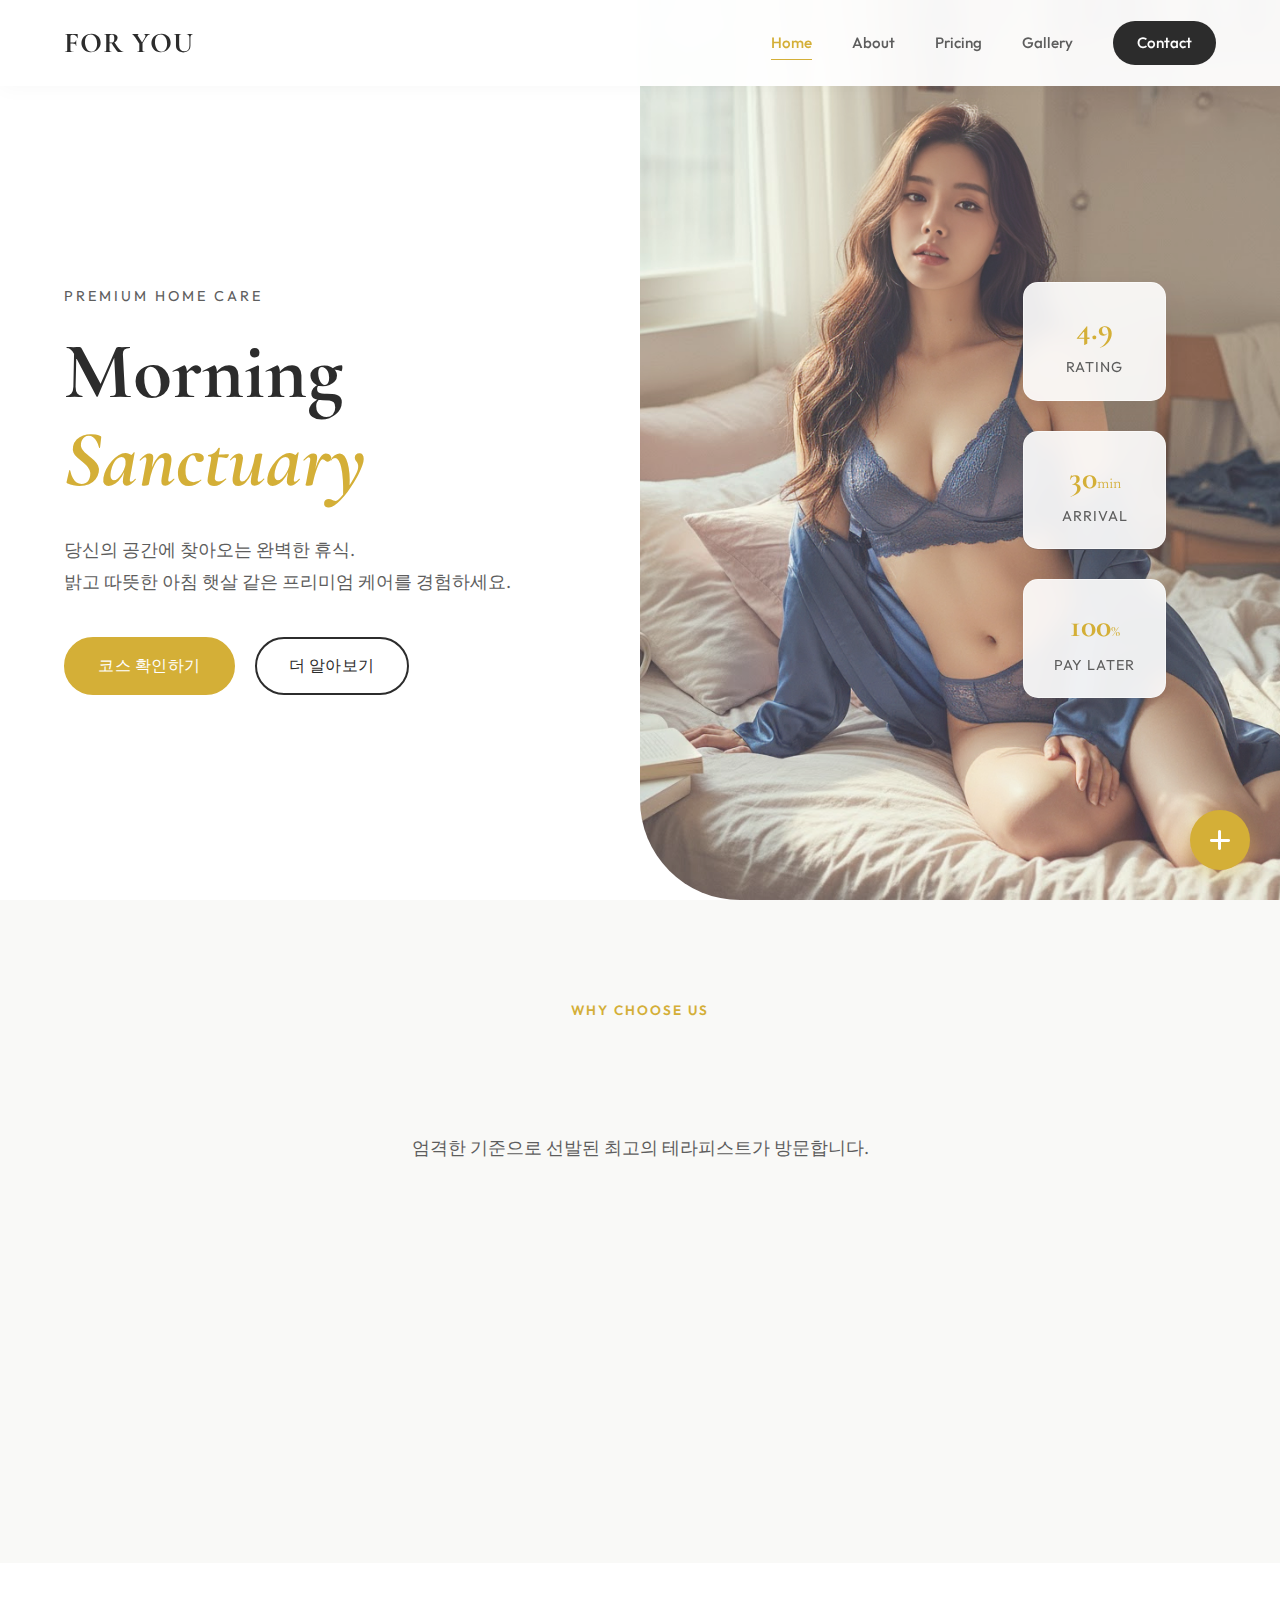
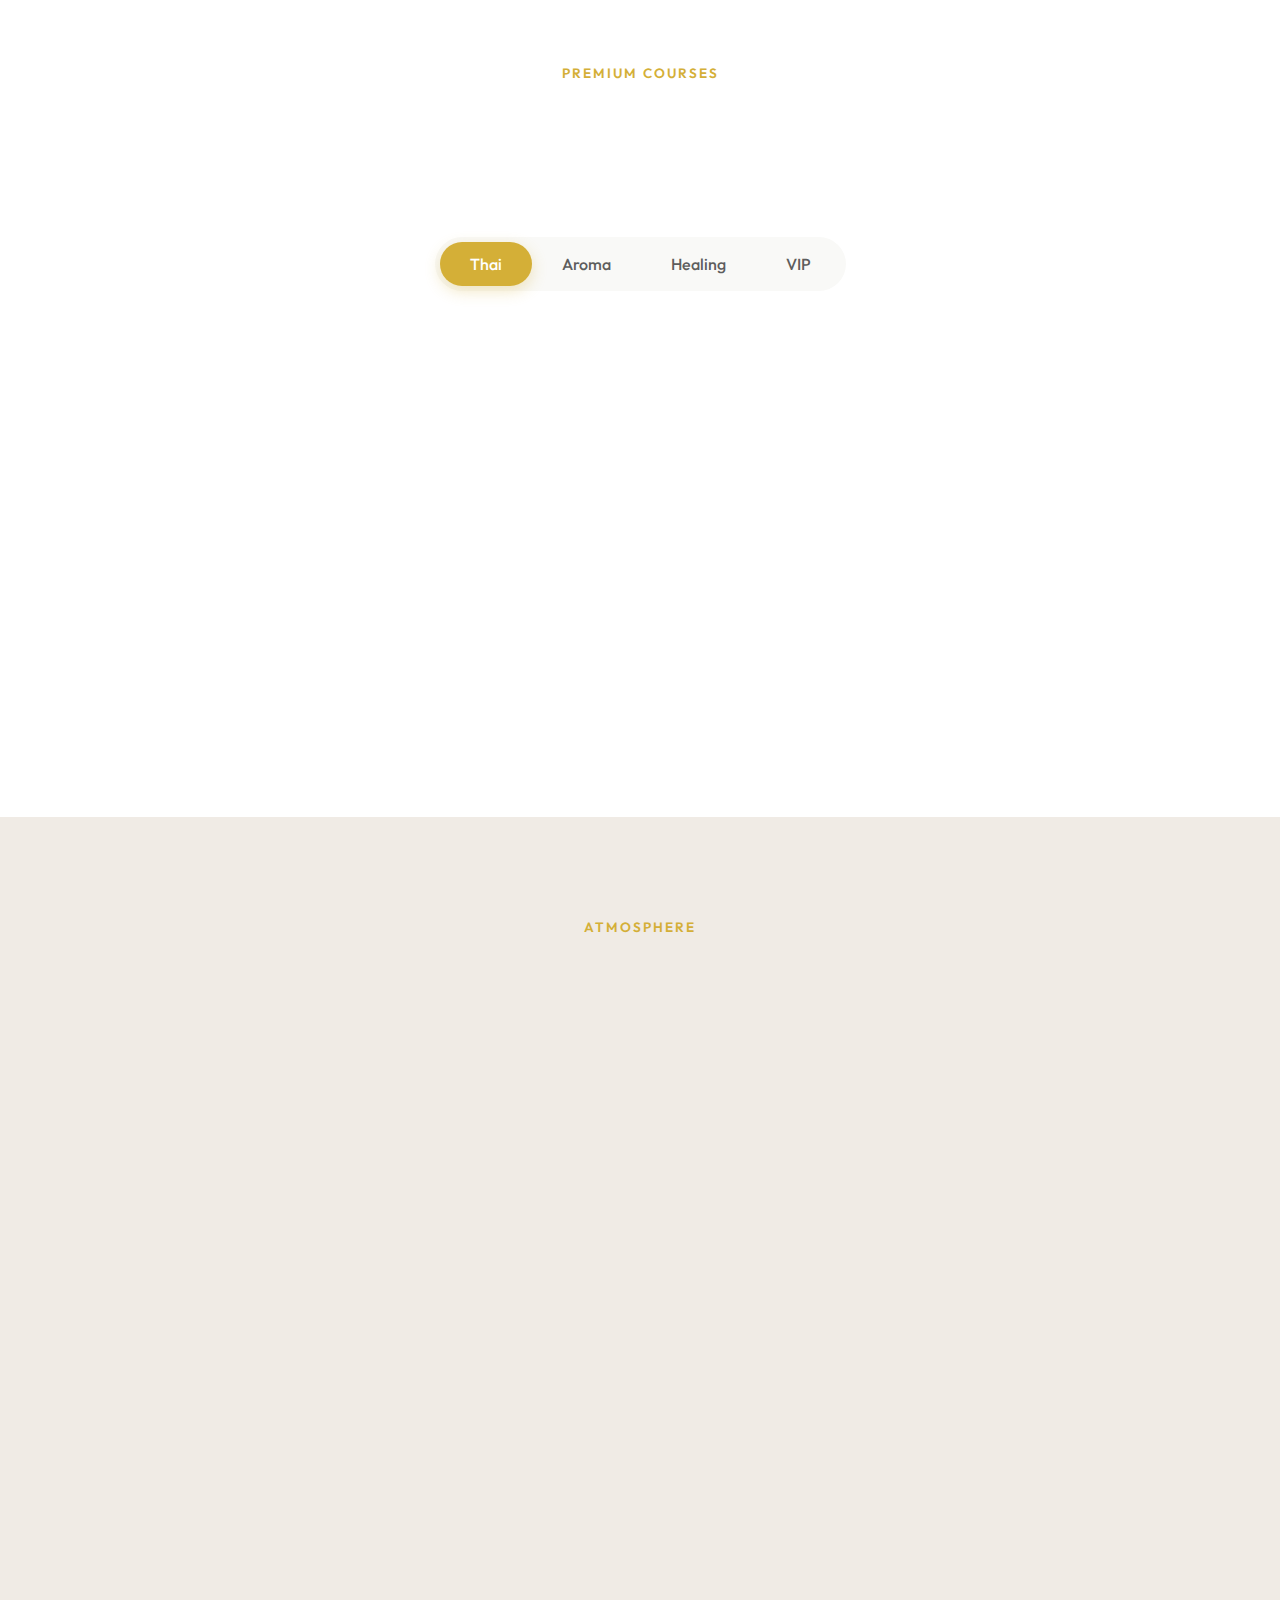
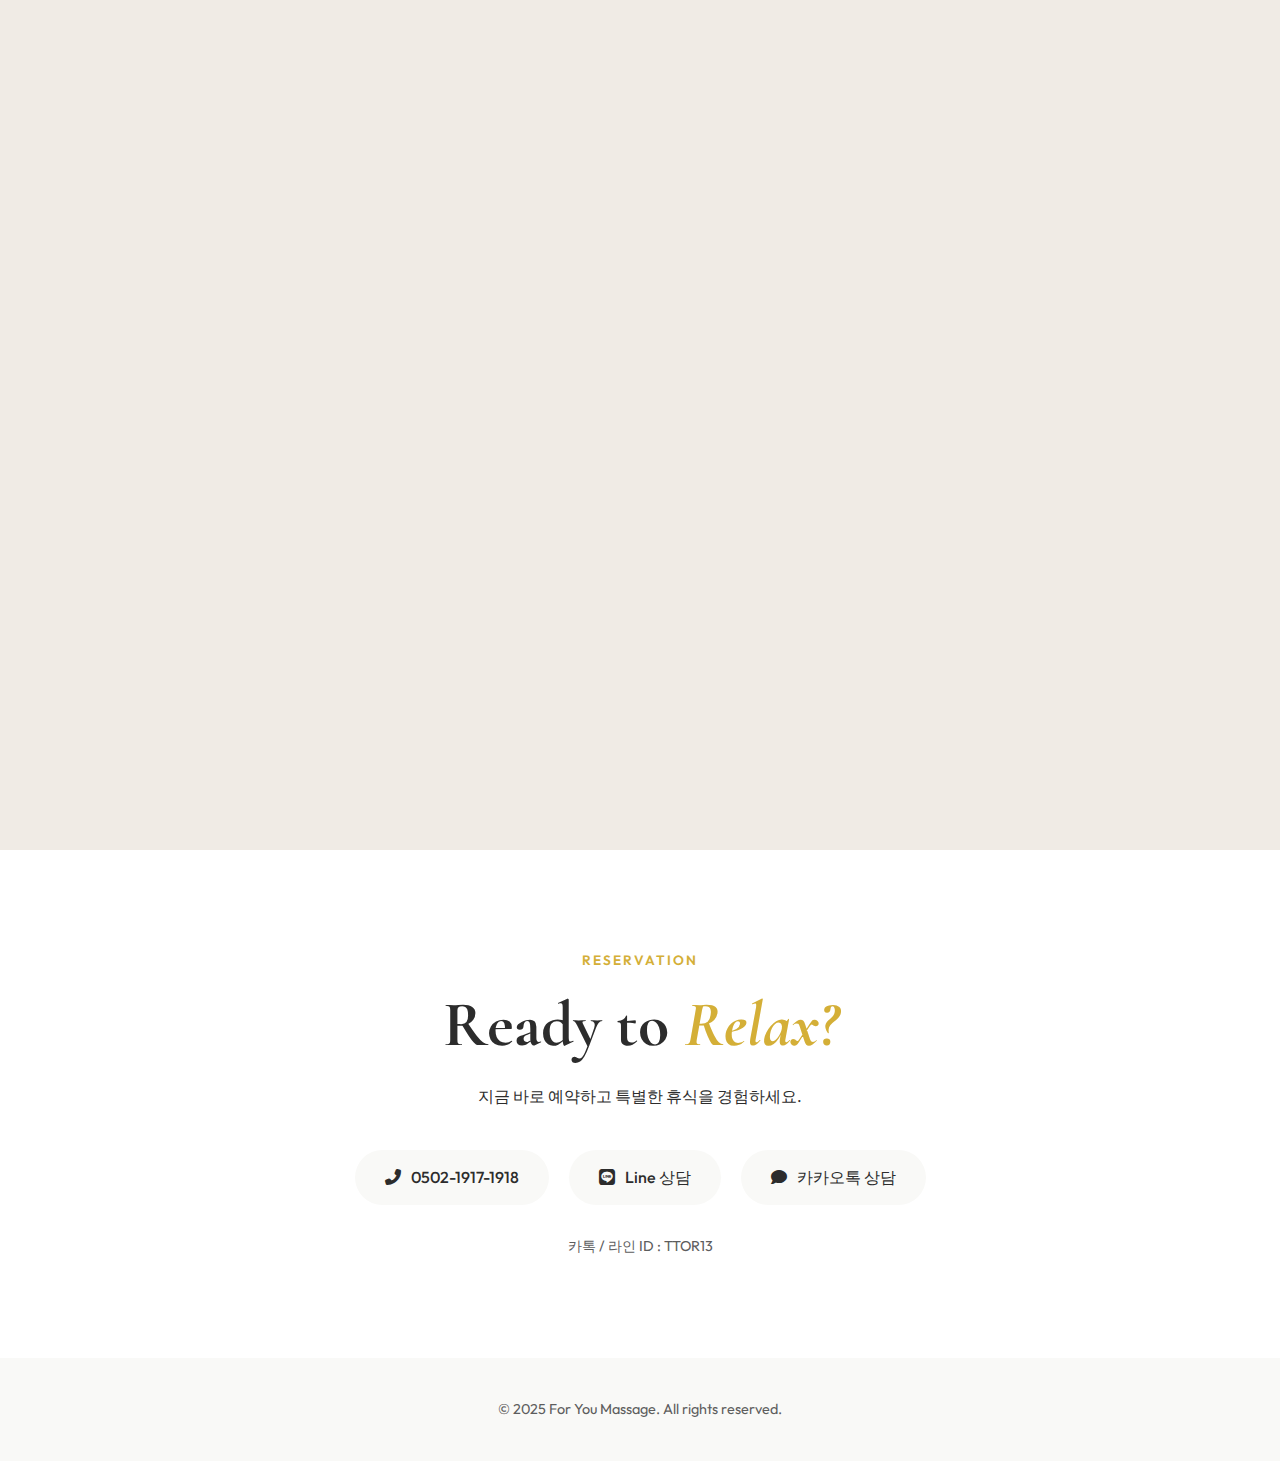
<file: index.html>
<!DOCTYPE html>
<html lang="ko">

<head>
    <meta charset="UTF-8">
    <meta name="viewport" content="width=device-width, initial-scale=1.0">
    <title>FOR YOU - Premium Home Care</title>
    <meta name="description" content="프리미엄 홈케어 서비스, 포유 출장마사지">
    <meta name="keywords" content="출장마사지, 타이마사지, 태국마사지, 출장타이마사지, 출장홈타이마사지, 출장아로마, 24시간출장마사지, 포유출장마사지, 타이마사지, 출장오일마사지, 출장스웨디시, 출장힐링케어, 천안출장마사지, 아산출장마사지, 평택출장마사지, 안성출장마사지, 태국출장마사지, 마사지">
    <!-- Google Fonts -->
    <link rel="preconnect" href="https://fonts.googleapis.com">
    <link rel="preconnect" href="https://fonts.gstatic.com" crossorigin>
    <link
        href="https://fonts.googleapis.com/css2?family=Cormorant+Garamond:ital,wght@0,400;0,500;0,600;0,700;1,400&family=Outfit:wght@300;400;500;600&display=swap"
        rel="stylesheet">

    <!-- Font Awesome -->
    <link rel="stylesheet" href="https://cdnjs.cloudflare.com/ajax/libs/font-awesome/6.4.0/css/all.min.css">

    <!-- Custom CSS -->
    <link rel="stylesheet" href="style.css">
</head>

<body>

    <!-- Navigation -->
    <nav class="navbar">
        <div class="container nav-container">
            <a href="#" class="logo">FOR YOU</a>
            <div class="nav-links">
                <a href="#hero" class="active">Home</a>
                <a href="#about">About</a>
                <a href="#pricing">Pricing</a>
                <a href="#gallery">Gallery</a>
                <a href="#contact" class="btn-nav">Contact</a>
            </div>
            <div class="mobile-toggle">
                <i class="fas fa-bars"></i>
            </div>
        </div>
    </nav>

    <!-- Hero Section -->
    <section id="hero" class="hero">
        <div class="hero-bg"></div>
        <div class="container hero-container">
            <div class="hero-content">
                <span class="hero-subtitle">Premium Home Care</span>
                <h1 class="hero-title">
                    Morning <br>
                    <span class="gold-text">Sanctuary</span>
                </h1>
                <p class="hero-desc">
                    당신의 공간에 찾아오는 완벽한 휴식.<br>
                    밝고 따뜻한 아침 햇살 같은 프리미엄 케어를 경험하세요.
                </p>
                <div class="hero-buttons">
                    <a href="#pricing" class="btn btn-primary">코스 확인하기</a>
                    <a href="#about" class="btn btn-secondary">더 알아보기</a>
                </div>
            </div>
            <div class="hero-stats">
                <div class="stat-box">
                    <span class="stat-num">4.9</span>
                    <span class="stat-label">Rating</span>
                </div>
                <div class="stat-box">
                    <span class="stat-num">30<small>min</small></span>
                    <span class="stat-label">Arrival</span>
                </div>
                <div class="stat-box">
                    <span class="stat-num">100<small>%</small></span>
                    <span class="stat-label">Pay Later</span>
                </div>
            </div>
        </div>
    </section>

    <!-- About Section -->
    <section id="about" class="section about">
        <div class="container">
            <div class="section-header text-center">
                <span class="section-subtitle">Why Choose Us</span>
                <h2 class="section-title">특별함의 <span class="gold-text">이유</span></h2>
                <p class="section-desc">엄격한 기준으로 선발된 최고의 테라피스트가 방문합니다.</p>
            </div>

            <div class="features-grid">
                <div class="feature-item">
                    <div class="feature-icon"><i class="fas fa-user-check"></i></div>
                    <h3>Verified Experts</h3>
                    <p>20-30대 한국인 전문 관리사</p>
                </div>
                <div class="feature-item">
                    <div class="feature-icon"><i class="fas fa-shipping-fast"></i></div>
                    <h3>Fast Arrival</h3>
                    <p>서울/경기/천안 30분 내 도착</p>
                </div>
                <div class="feature-item">
                    <div class="feature-icon"><i class="fas fa-hand-holding-usd"></i></div>
                    <h3>Pay Later</h3>
                    <p>100% 후불제 안심 결제</p>
                </div>
                <div class="feature-item">
                    <div class="feature-icon"><i class="fas fa-gem"></i></div>
                    <h3>VIP Service</h3>
                    <p>단골 고객 맞춤형 혜택</p>
                </div>
            </div>
        </div>
    </section>

    <!-- Pricing Section -->
    <section id="pricing" class="section pricing">
        <div class="container">
            <div class="section-header text-center">
                <span class="section-subtitle">Premium Courses</span>
                <h2 class="section-title">나를 위한 <span class="gold-text">선물</span></h2>
            </div>

            <div class="tabs-wrapper">
                <div class="tabs-nav">
                    <button class="tab-btn active" data-target="thai">Thai</button>
                    <button class="tab-btn" data-target="aroma">Aroma</button>
                    <button class="tab-btn" data-target="healing">Healing</button>
                    <button class="tab-btn" data-target="vip">VIP</button>
                </div>
            </div>

            <div class="tab-content active" id="thai">
                <div class="pricing-card">
                    <div class="card-header">
                        <h4>Basic Thai</h4>
                        <span class="price">70,000₩</span>
                    </div>
                    <div class="card-body">
                        <p>건식 테라피 60분</p>
                        <ul class="card-features">
                            <li>전신 건식 관리</li>
                            <li>스트레칭</li>
                        </ul>
                    </div>
                </div>
                <div class="pricing-card featured">
                    <div class="badge">BEST</div>
                    <div class="card-header">
                        <h4>Standard Thai</h4>
                        <span class="price">90,000₩</span>
                    </div>
                    <div class="card-body">
                        <p>건식 테라피 90분</p>
                        <ul class="card-features">
                            <li>전신 건식 관리</li>
                            <li>집중 케어</li>
                            <li>스트레칭</li>
                        </ul>
                    </div>
                </div>
                <div class="pricing-card">
                    <div class="card-header">
                        <h4>Premium Thai</h4>
                        <span class="price">110,000₩</span>
                    </div>
                    <div class="card-body">
                        <p>건식 테라피 120분</p>
                        <ul class="card-features">
                            <li>전신 건식 관리</li>
                            <li>VIP 집중 케어</li>
                            <li>프리미엄 스트레칭</li>
                        </ul>
                    </div>
                </div>
            </div>

            <div class="tab-content" id="aroma">
                <div class="pricing-card">
                    <div class="card-header">
                        <h4>Basic Aroma</h4>
                        <span class="price">80,000₩</span>
                    </div>
                    <div class="card-body">
                        <p>아로마 오일 60분</p>
                    </div>
                </div>
                <div class="pricing-card featured">
                    <div class="badge">BEST</div>
                    <div class="card-header">
                        <h4>Standard Aroma</h4>
                        <span class="price">100,000₩</span>
                    </div>
                    <div class="card-body">
                        <p>아로마 오일 90분</p>
                    </div>
                </div>
                <div class="pricing-card">
                    <div class="card-header">
                        <h4>Premium Aroma</h4>
                        <span class="price">120,000₩</span>
                    </div>
                    <div class="card-body">
                        <p>아로마 오일 120분</p>
                    </div>
                </div>
            </div>

            <div class="tab-content" id="healing">
                <div class="pricing-card">
                    <div class="card-header">
                        <h4>Deep Tissue</h4>
                        <span class="price">90,000₩</span>
                    </div>
                    <div class="card-body">
                        <p>근육 집중 케어 70분</p>
                    </div>
                </div>
                <div class="pricing-card featured">
                    <div class="badge">BEST</div>
                    <div class="card-header">
                        <h4>Full Body</h4>
                        <span class="price">120,000₩</span>
                    </div>
                    <div class="card-body">
                        <p>전신 힐링 100분</p>
                    </div>
                </div>
                <div class="pricing-card">
                    <div class="card-header">
                        <h4>Ultimate</h4>
                        <span class="price">150,000₩</span>
                    </div>
                    <div class="card-body">
                        <p>스페셜 힐링 130분</p>
                    </div>
                </div>
            </div>

            <div class="tab-content" id="vip">
                <div class="pricing-card">
                    <div class="card-header">
                        <h4>VIP Gold</h4>
                        <span class="price">150,000₩</span>
                    </div>
                    <div class="card-body">
                        <p>프리미엄 90분</p>
                    </div>
                </div>
                <div class="pricing-card featured">
                    <div class="badge">BEST</div>
                    <div class="card-header">
                        <h4>VIP Platinum</h4>
                        <span class="price">180,000₩</span>
                    </div>
                    <div class="card-body">
                        <p>프리미엄 120분</p>
                    </div>
                </div>
                <div class="pricing-card">
                    <div class="card-header">
                        <h4>VIP Diamond</h4>
                        <span class="price">220,000₩</span>
                    </div>
                    <div class="card-body">
                        <p>최상의 케어 150분</p>
                    </div>
                </div>
            </div>

        </div>
    </section>

    <!-- Gallery Section -->
    <section id="gallery" class="section gallery">
        <div class="container">
            <div class="section-header text-center">
                <span class="section-subtitle">Atmosphere</span>
                <h2 class="section-title">편안한 <span class="gold-text">공간</span></h2>
            </div>
            <div class="gallery-grid">
                <!-- Gallery Items 1-12 -->
                <div class="gallery-item">
                    <img src="img/1.jpg" alt="Gallery 1"
                        onerror="this.src='https://via.placeholder.com/400x300/f0ebe5/2c2c2c?text=Premium+Care'">
                    <div class="overlay"><span>Premium Care</span></div>
                </div>
                <div class="gallery-item">
                    <img src="img/2.jpg" alt="Gallery 2"
                        onerror="this.src='https://via.placeholder.com/400x300/f0ebe5/2c2c2c?text=Relaxation'">
                    <div class="overlay"><span>Relaxation</span></div>
                </div>
                <div class="gallery-item">
                    <img src="img/3.jpg" alt="Gallery 3"
                        onerror="this.src='https://via.placeholder.com/400x300/f0ebe5/2c2c2c?text=Healing'">
                    <div class="overlay"><span>Healing</span></div>
                </div>
                <div class="gallery-item">
                    <img src="img/4.jpg" alt="Gallery 4"
                        onerror="this.src='https://via.placeholder.com/400x300/f0ebe5/2c2c2c?text=Comfort'">
                    <div class="overlay"><span>Comfort</span></div>
                </div>
                <div class="gallery-item">
                    <img src="img/5.jpg" alt="Gallery 5"
                        onerror="this.src='https://via.placeholder.com/400x300/f0ebe5/2c2c2c?text=Luxury'">
                    <div class="overlay"><span>Luxury</span></div>
                </div>
                <div class="gallery-item">
                    <img src="img/6.jpg" alt="Gallery 6"
                        onerror="this.src='https://via.placeholder.com/400x300/f0ebe5/2c2c2c?text=Serenity'">
                    <div class="overlay"><span>Serenity</span></div>
                </div>
                <div class="gallery-item">
                    <img src="img/7.jpg" alt="Gallery 7"
                        onerror="this.src='https://via.placeholder.com/400x300/f0ebe5/2c2c2c?text=Peace'">
                    <div class="overlay"><span>Peace</span></div>
                </div>
                <div class="gallery-item">
                    <img src="img/8.jpg" alt="Gallery 8"
                        onerror="this.src='https://via.placeholder.com/400x300/f0ebe5/2c2c2c?text=Wellness'">
                    <div class="overlay"><span>Wellness</span></div>
                </div>
                <div class="gallery-item">
                    <img src="img/9.jpg" alt="Gallery 9"
                        onerror="this.src='https://via.placeholder.com/400x300/f0ebe5/2c2c2c?text=Balance'">
                    <div class="overlay"><span>Balance</span></div>
                </div>
                <div class="gallery-item">
                    <img src="img/10.jpg" alt="Gallery 10"
                        onerror="this.src='https://via.placeholder.com/400x300/f0ebe5/2c2c2c?text=Harmony'">
                    <div class="overlay"><span>Harmony</span></div>
                </div>
                <div class="gallery-item">
                    <img src="img/11.jpg" alt="Gallery 11"
                        onerror="this.src='https://via.placeholder.com/400x300/f0ebe5/2c2c2c?text=Rejuvenate'">
                    <div class="overlay"><span>Rejuvenate</span></div>
                </div>
                <div class="gallery-item">
                    <img src="img/12.jpg" alt="Gallery 12"
                        onerror="this.src='https://via.placeholder.com/400x300/f0ebe5/2c2c2c?text=Tranquility'">
                    <div class="overlay"><span>Tranquility</span></div>
                </div>
            </div>
        </div>
    </section>

    <!-- Contact Section -->
    <section id="contact" class="section contact">
        <div class="container contact-container">
            <div class="contact-content">
                <span class="section-subtitle">Reservation</span>
                <h2 class="contact-title">Ready to <span class="gold-text">Relax?</span></h2>
                <p>지금 바로 예약하고 특별한 휴식을 경험하세요.</p>
                <div class="contact-methods">
                    <a href="tel:0502-1917-1918" class="contact-btn">
                        <i class="fas fa-phone-alt"></i> 0502-1917-1918
                    </a>
                    <a href="https://line.me/ti/p/gUgf7LP2hw" target="_blank" class="contact-btn">
                        <i class="fab fa-line"></i> Line 상담
                    </a>
                    <a href="http://qr.kakao.com/talk/3RmRgNlLCmGhCYKW.hct3urGapg-" target="_blank" class="contact-btn">
                        <i class="fas fa-comment"></i> 카카오톡 상담
                    </a>
                </div>
                <p class="contact-id">카톡 / 라인 ID : TTOR13</p>
            </div>
        </div>
    </section>

    <footer class="footer">
        <div class="container">
            <p>&copy; 2025 For You Massage. All rights reserved.</p>
        </div>
    </footer>

    <!-- Floating Action Button -->
    <div class="fab-wrapper">
        <button id="fab-main" class="fab-btn">
            <i class="fas fa-plus"></i>
        </button>
        <div class="fab-options">
            <a href="tel:0502-1917-1918" class="fab-option" title="전화"><i class="fas fa-phone"></i></a>
            <a href="https://line.me/ti/p/gUgf7LP2hw" target="_blank" class="fab-option" title="라인"><i
                    class="fab fa-line"></i></a>
            <a href="http://qr.kakao.com/talk/3RmRgNlLCmGhCYKW.hct3urGapg-" target="_blank" class="fab-option"
                title="카톡"><i class="fas fa-comment"></i></a>
        </div>
    </div>

    <script src="script.js"></script>
</body>


</html>
</file>
<file: style.css>
:root {
    --primary-color: #D4AF37;
    /* Champagne Gold */
    --primary-dark: #B4941F;
    --text-color: #2C2C2C;
    /* Charcoal Grey */
    --text-light: #5D5D5D;
    /* Muted Brown/Grey */
    --bg-color: #FFFFFF;
    --bg-secondary: #F9F9F7;
    /* Warm White */
    --bg-accent: #F0EBE5;
    /* Soft Beige */
    --white: #FFFFFF;
    --shadow: 0 10px 30px rgba(0, 0, 0, 0.05);
    --shadow-hover: 0 15px 40px rgba(0, 0, 0, 0.1);
    --font-heading: 'Cormorant Garamond', serif;
    --font-body: 'Outfit', sans-serif;
    --transition: all 0.3s ease;
}

* {
    margin: 0;
    padding: 0;
    box-sizing: border-box;
}

html {
    scroll-behavior: smooth;
}

body {
    font-family: var(--font-body);
    color: var(--text-color);
    background-color: var(--bg-color);
    line-height: 1.6;
    overflow-x: hidden;
}

a {
    text-decoration: none;
    color: inherit;
}

ul {
    list-style: none;
}

.container {
    max-width: 1200px;
    margin: 0 auto;
    padding: 0 24px;
}

.gold-text {
    color: var(--primary-color);
    font-style: italic;
}

.text-center {
    text-align: center;
}

/* Buttons */
.btn {
    display: inline-block;
    padding: 14px 32px;
    border-radius: 50px;
    font-weight: 500;
    transition: var(--transition);
    cursor: pointer;
    font-size: 1rem;
    letter-spacing: 0.5px;
}

.btn-primary {
    background-color: var(--primary-color);
    color: var(--white);
    border: 2px solid var(--primary-color);
}

.btn-primary:hover {
    background-color: var(--primary-dark);
    border-color: var(--primary-dark);
    transform: translateY(-2px);
}

.btn-secondary {
    background-color: transparent;
    color: var(--text-color);
    border: 2px solid var(--text-color);
}

.btn-secondary:hover {
    background-color: var(--text-color);
    color: var(--white);
    transform: translateY(-2px);
}

/* Navbar */
.navbar {
    position: fixed;
    top: 0;
    left: 0;
    width: 100%;
    background-color: rgba(255, 255, 255, 0.95);
    backdrop-filter: blur(10px);
    z-index: 1000;
    padding: 20px 0;
    box-shadow: 0 2px 20px rgba(0, 0, 0, 0.03);
    transition: var(--transition);
}

.nav-container {
    display: flex;
    justify-content: space-between;
    align-items: center;
}

.logo {
    font-family: var(--font-heading);
    font-size: 1.8rem;
    font-weight: 700;
    letter-spacing: 1px;
    color: var(--text-color);
}

.nav-links {
    display: flex;
    gap: 40px;
    align-items: center;
}

.nav-links a {
    font-size: 0.95rem;
    font-weight: 500;
    color: var(--text-light);
    transition: var(--transition);
    position: relative;
}

.nav-links a:not(.btn-nav)::after {
    content: '';
    position: absolute;
    bottom: -5px;
    left: 0;
    width: 0;
    height: 1px;
    background-color: var(--primary-color);
    transition: var(--transition);
}

.nav-links a:not(.btn-nav):hover::after,
.nav-links a.active::after {
    width: 100%;
}

.nav-links a:hover,
.nav-links a.active {
    color: var(--primary-color);
}

.btn-nav {
    padding: 10px 24px;
    background-color: var(--text-color);
    color: var(--white) !important;
    border-radius: 30px;
}

.btn-nav:hover {
    background-color: var(--primary-color);
    color: var(--white) !important;
}

.mobile-toggle {
    display: none;
    font-size: 1.5rem;
    cursor: pointer;
}

/* Hero Section */
.hero {
    position: relative;
    height: 100vh;
    min-height: 700px;
    display: flex;
    align-items: center;
    padding-top: 80px;
    overflow: hidden;
}

.hero-bg {
    position: absolute;
    top: 0;
    right: 0;
    width: 50%;
    height: 100%;
    background: linear-gradient(135deg, #fdfbfb 0%, #ebedee 100%);
    /* Fallback */
    background-image: url('img/13.jpg');
    background-size: cover;
    background-position: center;
    z-index: -1;
    border-bottom-left-radius: 100px;
}

.hero-bg::after {
    content: '';
    position: absolute;
    top: 0;
    left: 0;
    width: 100%;
    height: 100%;
    background: rgba(255, 255, 255, 0.2);
}

.hero-container {
    display: flex;
    justify-content: space-between;
    align-items: center;
    width: 100%;
}

.hero-content {
    max-width: 600px;
}

.hero-subtitle {
    display: block;
    font-size: 0.9rem;
    letter-spacing: 3px;
    text-transform: uppercase;
    color: var(--text-light);
    margin-bottom: 20px;
}

.hero-title {
    font-family: var(--font-heading);
    font-size: 5rem;
    line-height: 1.1;
    font-weight: 700;
    margin-bottom: 30px;
    color: var(--text-color);
}

.hero-desc {
    font-size: 1.1rem;
    color: var(--text-light);
    margin-bottom: 40px;
    line-height: 1.8;
}

.hero-buttons {
    display: flex;
    gap: 20px;
}

.hero-stats {
    display: flex;
    flex-direction: column;
    gap: 30px;
    margin-right: 50px;
}

.stat-box {
    background: rgba(255, 255, 255, 0.9);
    backdrop-filter: blur(10px);
    padding: 20px 30px;
    border-radius: 15px;
    box-shadow: var(--shadow);
    text-align: center;
    min-width: 140px;
    border: 1px solid rgba(255, 255, 255, 0.5);
}

.stat-num {
    display: block;
    font-size: 2rem;
    font-weight: 700;
    color: var(--primary-color);
    font-family: var(--font-heading);
}

.stat-num small {
    font-size: 1rem;
    font-weight: 400;
}

.stat-label {
    font-size: 0.9rem;
    color: var(--text-light);
    text-transform: uppercase;
    letter-spacing: 1px;
}

/* Section General */
.section {
    padding: 100px 0;
}

.section-header {
    margin-bottom: 60px;
}

.section-subtitle {
    display: block;
    font-size: 0.85rem;
    letter-spacing: 2px;
    text-transform: uppercase;
    color: var(--primary-color);
    margin-bottom: 15px;
    font-weight: 600;
}

.section-title {
    font-family: var(--font-heading);
    font-size: 3rem;
    color: var(--text-color);
    margin-bottom: 20px;
}

.section-desc {
    color: var(--text-light);
    font-size: 1.1rem;
}

/* About Section */
.about {
    background-color: var(--bg-secondary);
}

.features-grid {
    display: grid;
    grid-template-columns: repeat(auto-fit, minmax(250px, 1fr));
    gap: 30px;
}

.feature-item {
    background: var(--white);
    padding: 40px 30px;
    border-radius: 20px;
    text-align: center;
    transition: var(--transition);
    box-shadow: var(--shadow);
}

.feature-item:hover {
    transform: translateY(-10px);
    box-shadow: var(--shadow-hover);
}

.feature-icon {
    font-size: 2.5rem;
    color: var(--primary-color);
    margin-bottom: 20px;
}

.feature-item h3 {
    font-family: var(--font-heading);
    font-size: 1.5rem;
    margin-bottom: 15px;
    color: var(--text-color);
}

.feature-item p {
    color: var(--text-light);
    font-size: 0.95rem;
}

/* Pricing Section */
.pricing {
    background-color: var(--white);
}

.tabs-wrapper {
    display: flex;
    justify-content: center;
    margin-bottom: 50px;
}

.tabs-nav {
    display: flex;
    background-color: var(--bg-secondary);
    padding: 5px;
    border-radius: 50px;
}

.tab-btn {
    padding: 12px 30px;
    border: none;
    background: none;
    border-radius: 40px;
    font-family: var(--font-body);
    font-size: 1rem;
    font-weight: 500;
    color: var(--text-light);
    cursor: pointer;
    transition: var(--transition);
}

.tab-btn.active {
    background-color: var(--primary-color);
    color: var(--white);
    box-shadow: 0 5px 15px rgba(212, 175, 55, 0.3);
}

.tab-content {
    display: none;
    grid-template-columns: repeat(auto-fit, minmax(300px, 1fr));
    gap: 30px;
    animation: fadeIn 0.5s ease;
}

.tab-content.active {
    display: grid;
}

@keyframes fadeIn {
    from {
        opacity: 0;
        transform: translateY(10px);
    }

    to {
        opacity: 1;
        transform: translateY(0);
    }
}

.pricing-card {
    background: var(--white);
    border: 1px solid #eee;
    border-radius: 20px;
    padding: 40px;
    transition: var(--transition);
    position: relative;
    overflow: hidden;
}

.pricing-card:hover {
    border-color: var(--primary-color);
    box-shadow: var(--shadow-hover);
    transform: translateY(-5px);
}

.pricing-card.featured {
    background-color: var(--bg-secondary);
    border-color: transparent;
    box-shadow: var(--shadow);
}

.badge {
    position: absolute;
    top: 20px;
    right: 20px;
    background-color: var(--primary-color);
    color: var(--white);
    padding: 5px 12px;
    border-radius: 20px;
    font-size: 0.75rem;
    font-weight: 600;
}

.card-header {
    margin-bottom: 25px;
    padding-bottom: 25px;
    border-bottom: 1px solid rgba(0, 0, 0, 0.05);
}

.card-header h4 {
    font-family: var(--font-heading);
    font-size: 1.5rem;
    margin-bottom: 10px;
}

.price {
    font-size: 1.8rem;
    font-weight: 700;
    color: var(--primary-color);
    font-family: var(--font-heading);
}

.card-body p {
    color: var(--text-light);
    margin-bottom: 20px;
    font-weight: 500;
}

.card-features li {
    color: var(--text-light);
    margin-bottom: 10px;
    font-size: 0.95rem;
    display: flex;
    align-items: center;
}

.card-features li::before {
    content: '•';
    color: var(--primary-color);
    font-size: 1.5rem;
    line-height: 0;
    margin-right: 10px;
}

/* Gallery Section */
.gallery {
    background-color: var(--bg-accent);
}

.gallery-grid {
    display: grid;
    grid-template-columns: repeat(auto-fit, minmax(300px, 1fr));
    gap: 20px;
}

.gallery-item {
    position: relative;
    border-radius: 20px;
    overflow: hidden;
    height: 300px;
    box-shadow: var(--shadow);
}

.gallery-item img {
    width: 100%;
    height: 100%;
    object-fit: cover;
    transition: var(--transition);
}

.gallery-item:hover img {
    transform: scale(1.05);
}

.overlay {
    position: absolute;
    bottom: 0;
    left: 0;
    width: 100%;
    padding: 30px;
    background: linear-gradient(to top, rgba(0, 0, 0, 0.7), transparent);
    color: var(--white);
    opacity: 0;
    transition: var(--transition);
}

.gallery-item:hover .overlay {
    opacity: 1;
}

.overlay span {
    font-family: var(--font-heading);
    font-size: 1.5rem;
    font-style: italic;
}

/* Contact Section */
.contact {
    background-color: var(--white);
    position: relative;
    overflow: hidden;
}

.contact-container {
    display: flex;
    justify-content: center;
    text-align: center;
}

.contact-content {
    max-width: 700px;
}

.contact-title {
    font-family: var(--font-heading);
    font-size: 4rem;
    margin-bottom: 20px;
    line-height: 1.2;
}

.contact-methods {
    display: flex;
    justify-content: center;
    gap: 20px;
    margin-top: 40px;
    flex-wrap: wrap;
}

.contact-btn {
    display: flex;
    align-items: center;
    gap: 10px;
    padding: 15px 30px;
    border-radius: 50px;
    background-color: var(--bg-secondary);
    color: var(--text-color);
    font-weight: 500;
    transition: var(--transition);
}

.contact-btn:hover {
    background-color: var(--primary-color);
    color: var(--white);
    transform: translateY(-3px);
    box-shadow: var(--shadow-hover);
}

.contact-id {
    margin-top: 30px;
    color: var(--text-light);
    font-size: 0.9rem;
}

/* Footer */
.footer {
    background-color: var(--bg-secondary);
    padding: 40px 0;
    text-align: center;
    color: var(--text-light);
    font-size: 0.9rem;
}

/* FAB */
.fab-wrapper {
    position: fixed;
    bottom: 30px;
    right: 30px;
    z-index: 900;
}

.fab-btn {
    width: 60px;
    height: 60px;
    border-radius: 50%;
    background-color: var(--primary-color);
    color: var(--white);
    border: none;
    font-size: 1.5rem;
    cursor: pointer;
    box-shadow: 0 5px 20px rgba(212, 175, 55, 0.4);
    transition: var(--transition);
    display: flex;
    align-items: center;
    justify-content: center;
}

.fab-btn:hover {
    transform: scale(1.1);
}

.fab-options {
    position: absolute;
    bottom: 70px;
    right: 0;
    display: flex;
    flex-direction: column;
    gap: 15px;
    opacity: 0;
    visibility: hidden;
    transform: translateY(20px);
    transition: var(--transition);
}

.fab-wrapper.active .fab-options {
    opacity: 1;
    visibility: visible;
    transform: translateY(0);
}

.fab-option {
    width: 50px;
    height: 50px;
    border-radius: 50%;
    background-color: var(--white);
    color: var(--text-color);
    display: flex;
    align-items: center;
    justify-content: center;
    box-shadow: var(--shadow);
    transition: var(--transition);
    font-size: 1.2rem;
}

.fab-option:hover {
    background-color: var(--primary-color);
    color: var(--white);
}

/* Responsive */
@media (max-width: 992px) {
    .hero-bg {
        width: 100%;
        height: 50%;
        top: 0;
        border-bottom-left-radius: 50px;
        border-bottom-right-radius: 50px;
    }

    .hero {
        flex-direction: column;
        padding-top: 120px;
        height: auto;
        padding-bottom: 60px;
    }

    .hero-container {
        flex-direction: column;
        text-align: center;
    }

    .hero-content {
        margin-bottom: 50px;
    }

    .hero-stats {
        flex-direction: row;
        margin-right: 0;
        justify-content: center;
        flex-wrap: wrap;
    }

    .hero-buttons {
        justify-content: center;
    }

    .nav-links {
        display: none;
    }

    .mobile-toggle {
        display: block;
    }

    /* Mobile Menu */
    .nav-links.mobile-active {
        display: flex;
        flex-direction: column;
        position: absolute;
        top: 100%;
        left: 0;
        width: 100%;
        background-color: var(--white);
        padding: 20px;
        box-shadow: var(--shadow);
        gap: 20px;
    }
}

@media (max-width: 768px) {
    .hero-title {
        font-size: 3.5rem;
    }

    .section-title {
        font-size: 2.5rem;
    }

    .contact-title {
        font-size: 3rem;
    }

    .tabs-nav {
        flex-wrap: wrap;
        justify-content: center;
    }
}
</file>
